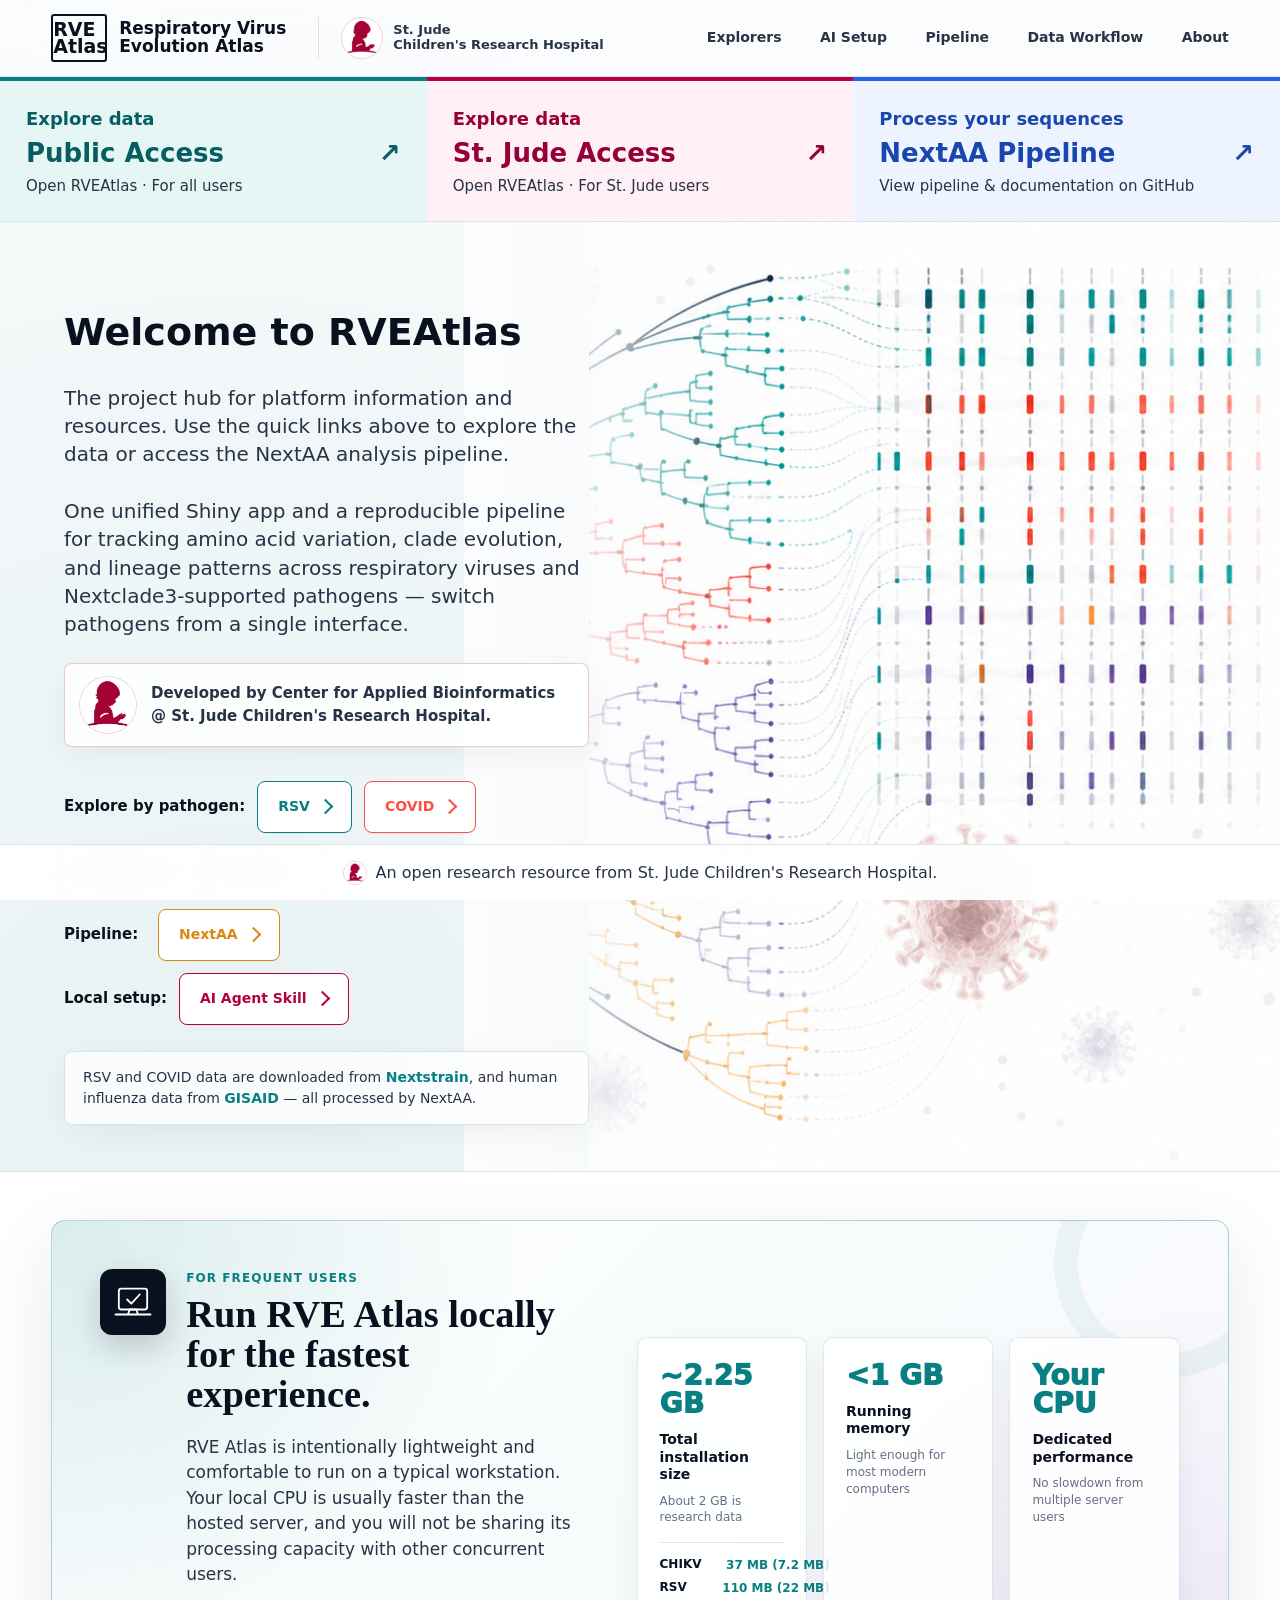
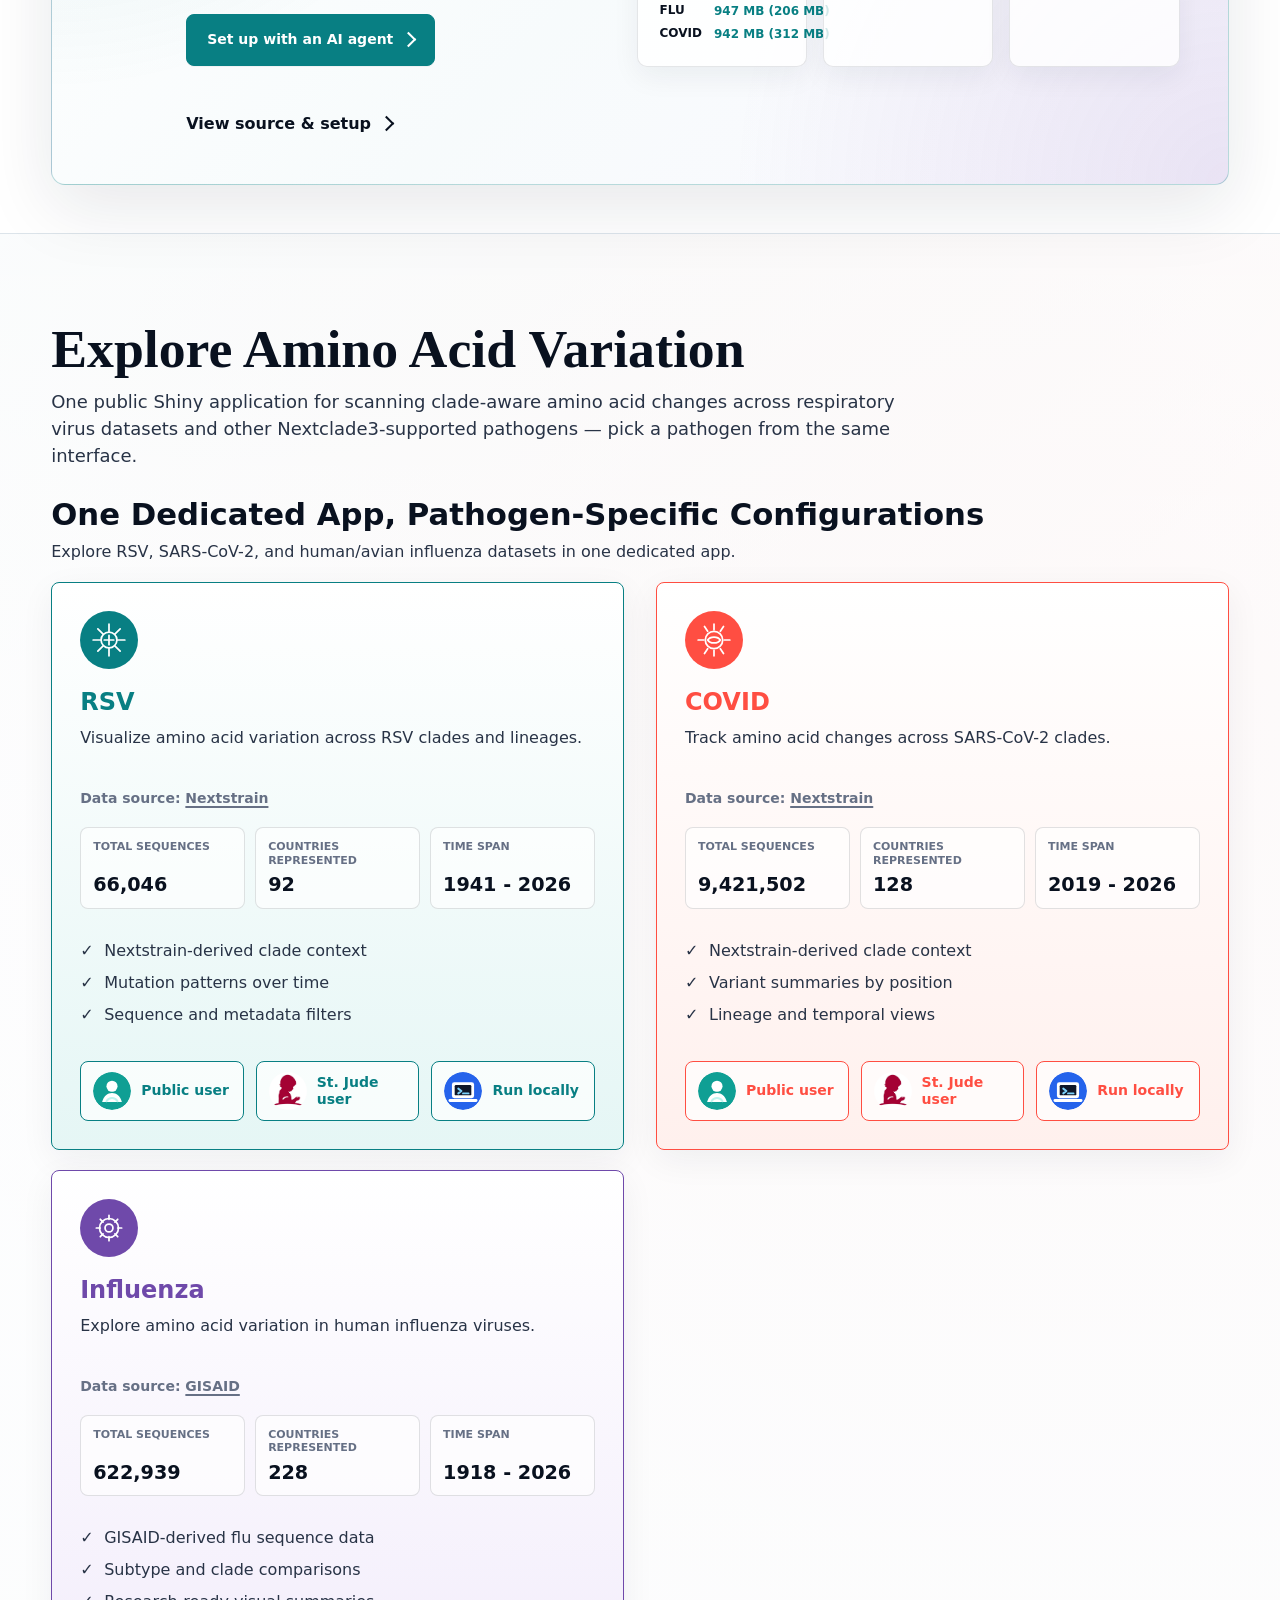
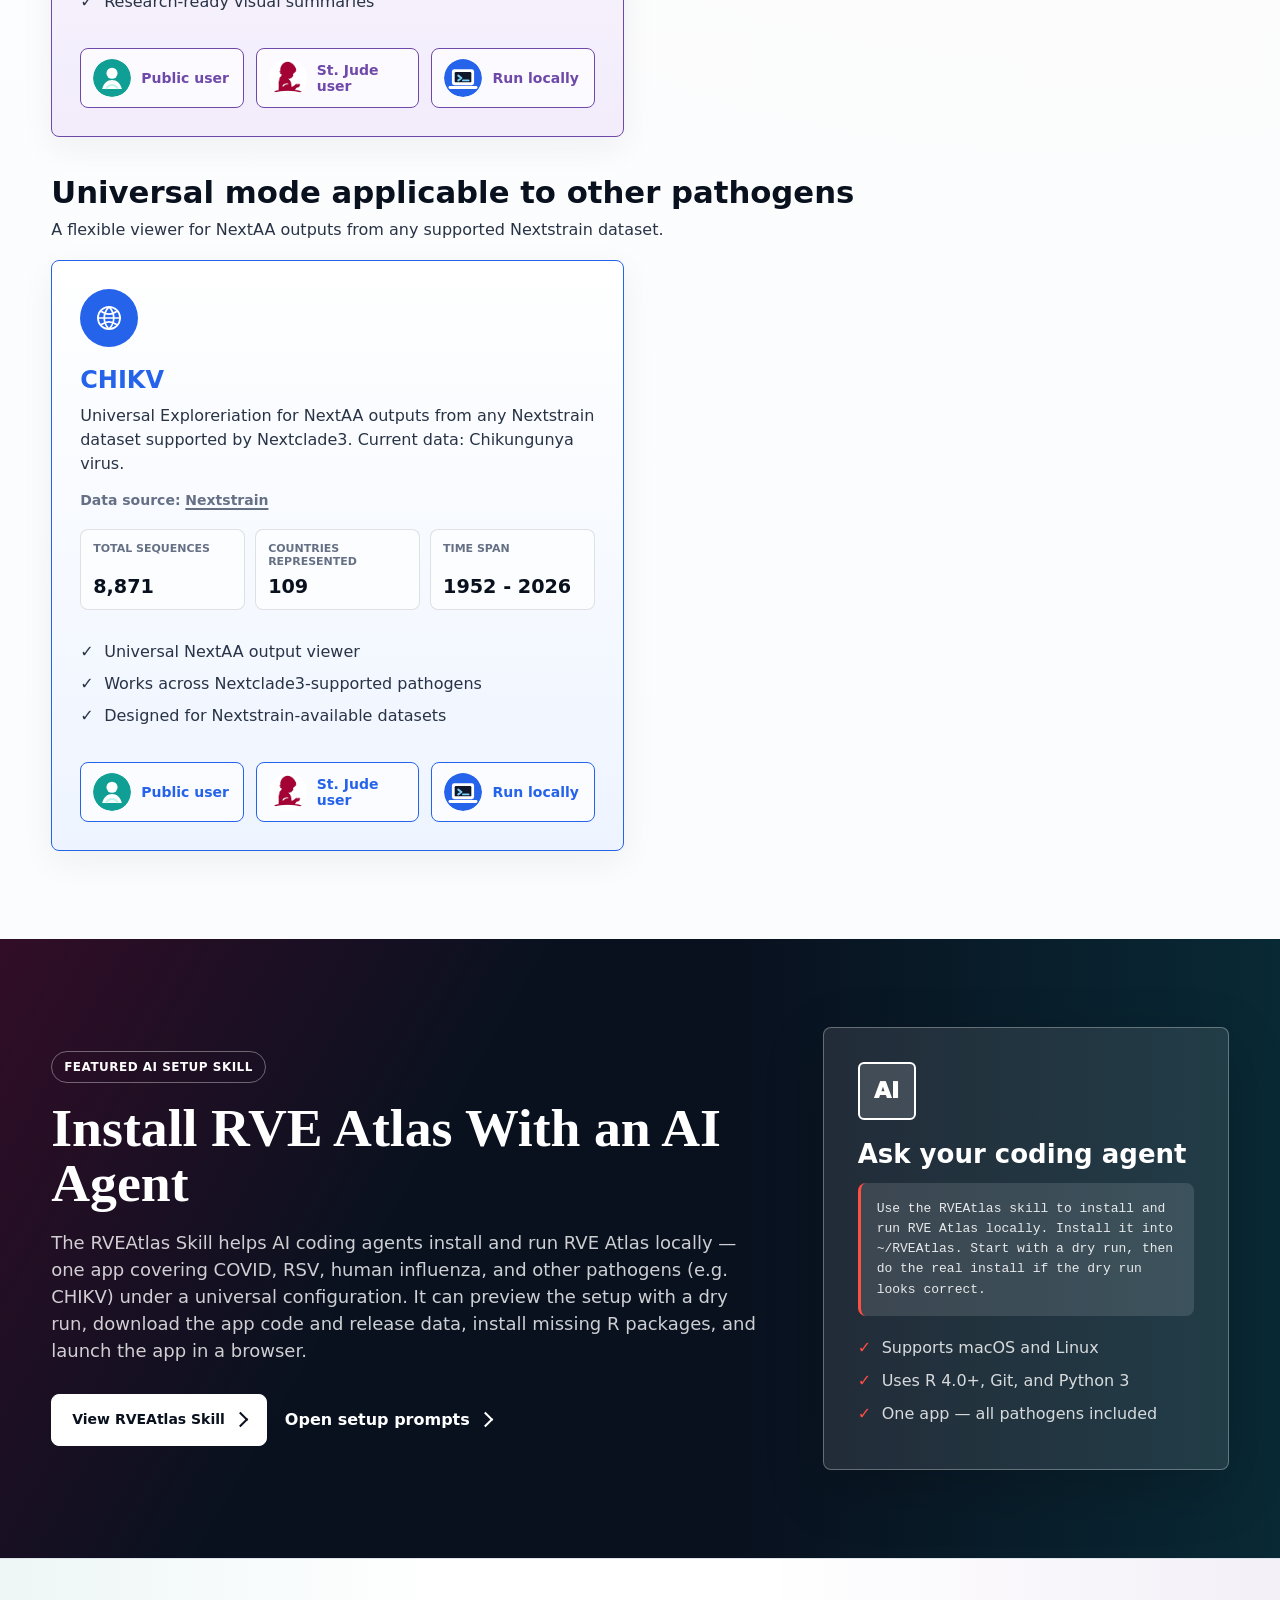
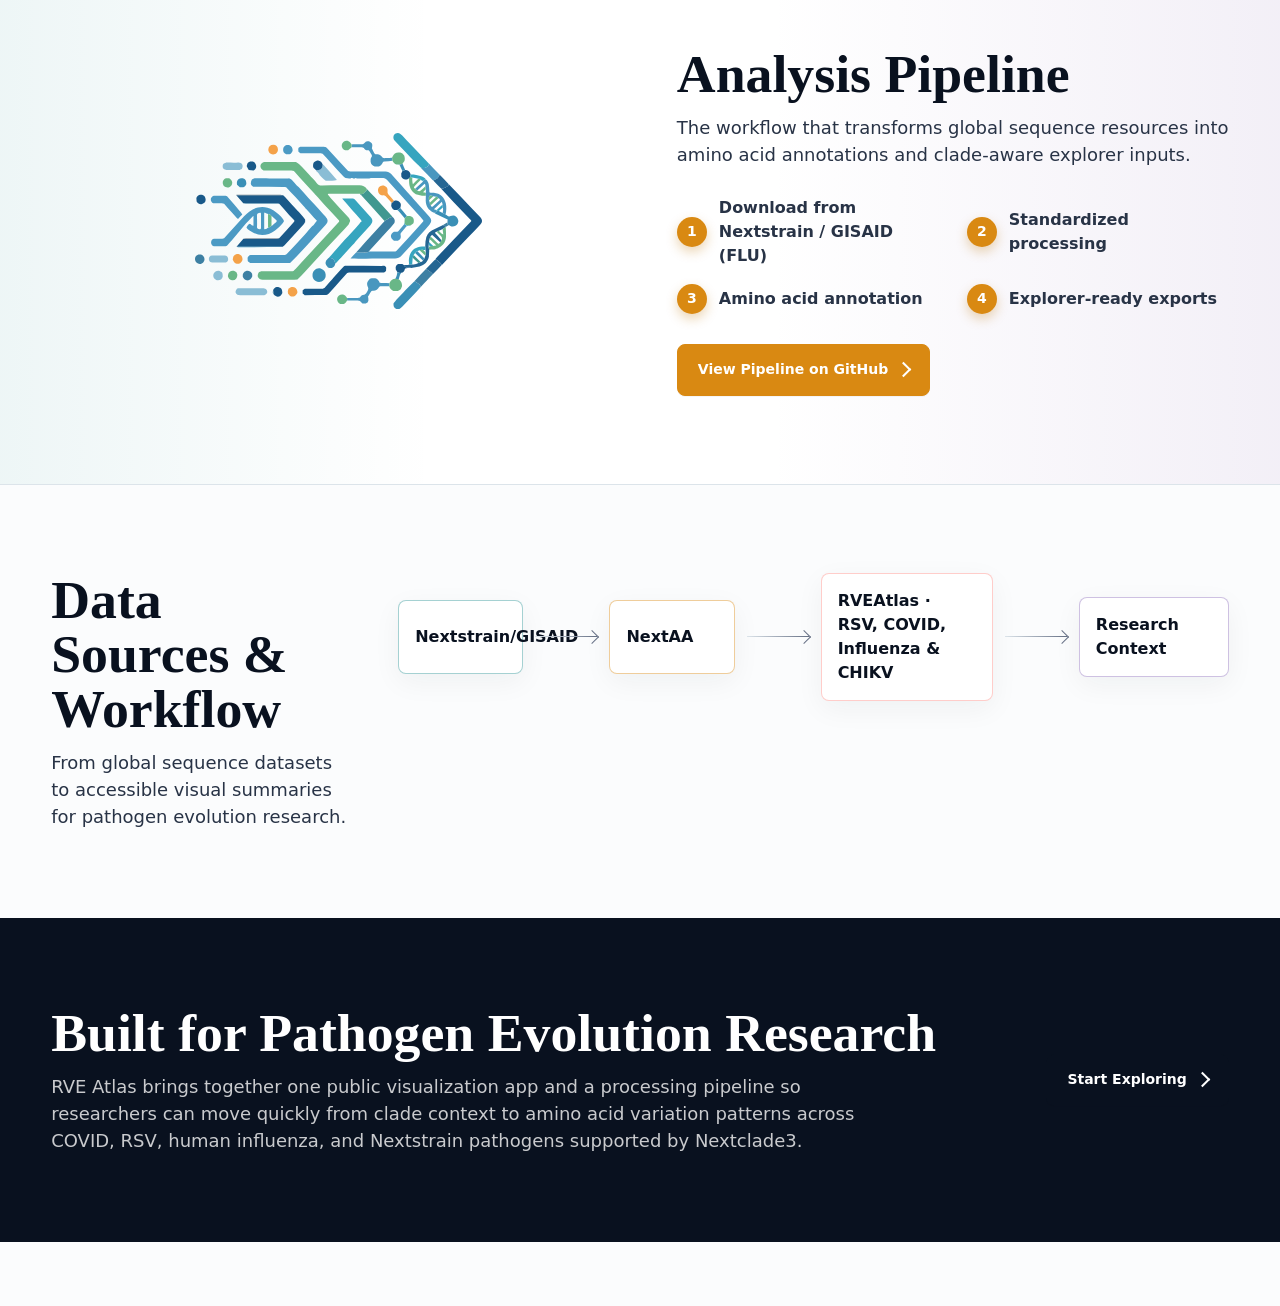
<file: docs/index.html>
<!doctype html>
<html lang="en">
  <head>
    <meta charset="utf-8">
    <meta name="viewport" content="width=device-width, initial-scale=1">
    <meta
      name="description"
      content="Respiratory Virus Evolution Atlas is one unified interactive Shiny app, with an amino-acid analysis pipeline, for exploring COVID, RSV, human influenza, and Nextclade3-supported pathogens."
    >
    <title>Respiratory Virus Evolution Atlas</title>
    <link rel="canonical" href="https://leili-uchicago.github.io/RVEAtlas/">
    <meta name="theme-color" content="#fbfcfd">

    <!-- Social sharing (Open Graph + Twitter) -->
    <meta property="og:type" content="website">
    <meta property="og:site_name" content="Respiratory Virus Evolution Atlas">
    <meta property="og:title" content="Respiratory Virus Evolution Atlas">
    <meta
      property="og:description"
      content="One unified interactive Shiny app, with an amino-acid analysis pipeline, for exploring COVID, RSV, human influenza, and Nextclade3-supported pathogens."
    >
    <meta property="og:url" content="https://leili-uchicago.github.io/RVEAtlas/">
    <meta property="og:image" content="https://leili-uchicago.github.io/RVEAtlas/assets/respiratory-virus-evolution-hero.png">
    <meta property="og:image:width" content="1672">
    <meta property="og:image:height" content="941">
    <meta property="og:image:alt" content="Respiratory Virus Evolution Atlas — amino-acid variation across viral clades">
    <meta name="twitter:card" content="summary_large_image">
    <meta name="twitter:title" content="Respiratory Virus Evolution Atlas">
    <meta
      name="twitter:description"
      content="One unified interactive Shiny app, with an amino-acid analysis pipeline, for exploring COVID, RSV, human influenza, and Nextclade3-supported pathogens."
    >
    <meta name="twitter:image" content="https://leili-uchicago.github.io/RVEAtlas/assets/respiratory-virus-evolution-hero.png">

    <link rel="icon" type="image/svg+xml" href="assets/favicon.svg">
    <link rel="stylesheet" href="styles.css">
  </head>
  <body>
    <a class="skip-link" href="#top">Skip to main content</a>
    <header class="site-header">
      <a class="brand" href="#top" aria-label="Respiratory Virus Evolution Atlas home">
        <span class="brand-mark">RVE<br>Atlas</span>
        <span class="brand-name">Respiratory Virus<br>Evolution Atlas</span>
      </a>
      <div class="institution-lockup" aria-label="St. Jude Children's Research Hospital group affiliation">
        <img src="assets/StJude.jpeg" alt="">
        <span>St. Jude<br>Children's Research Hospital</span>
      </div>
      <nav class="site-nav" aria-label="Primary navigation">
        <a href="#explorers">Explorers</a>
        <a href="#agent-skill">AI Setup</a>
        <a href="#pipelines">Pipeline</a>
        <a href="#workflow">Data Workflow</a>
        <a href="#about">About</a>
      </nav>
    </header>

    <main id="top">
      <nav class="project-entry-points" aria-label="Open the data platform or analysis pipeline">
        <a class="project-entry entry-public" href="https://leilistjude.shinyapps.io/RVEAtlas/" target="_blank" rel="noopener noreferrer">
          <span class="entry-purpose">Explore data</span>
          <span class="entry-title">Public Access <span aria-hidden="true">&nearr;</span></span>
          <span class="entry-detail">Open RVEAtlas &middot; For all users</span>
        </a>
        <a class="project-entry entry-stjude" href="https://ibex.stjude.org/RVEAtlas/" target="_blank" rel="noopener noreferrer">
          <span class="entry-purpose">Explore data</span>
          <span class="entry-title">St. Jude Access <span aria-hidden="true">&nearr;</span></span>
          <span class="entry-detail">Open RVEAtlas &middot; For St. Jude users</span>
        </a>
        <a class="project-entry entry-pipeline" href="https://github.com/LeiLi-Uchicago/NextAA" target="_blank" rel="noopener noreferrer">
          <span class="entry-purpose">Process your sequences</span>
          <span class="entry-title">NextAA Pipeline <span aria-hidden="true">&nearr;</span></span>
          <span class="entry-detail">View pipeline &amp; documentation on GitHub</span>
        </a>
      </nav>
      <section class="hero" aria-labelledby="hero-title">
        <div class="hero-copy">
          <h1 id="hero-title">Welcome to RVEAtlas</h1>
          <p>
            The project hub for platform information and resources. Use the quick links above
            to explore the data or access the NextAA analysis pipeline.
          </p>
          <p>
            One unified Shiny app and a reproducible pipeline for tracking
            amino acid variation, clade evolution, and lineage patterns across respiratory viruses and
            Nextclade3-supported pathogens &mdash; switch pathogens from a single interface.
          </p>
          <div class="hero-affiliation">
            <img src="assets/StJude.jpeg" alt="">
            <span>Developed by Center for Applied Bioinformatics @ St. Jude Children's Research Hospital.</span>
          </div>
          <div class="hero-actions" aria-label="Featured project links">
            <div class="hero-action-row">
              <span class="hero-action-label">Explore by pathogen:</span>
              <a class="button teal" href="#explorers">RSV</a>
              <a class="button coral" href="#explorers">COVID</a>
              <a class="button violet" href="#explorers">Influenza</a>
              <a class="button blue" href="#explorers">CHIKV</a>
            </div>
            <div class="hero-action-row">
              <span class="hero-action-label">Pipeline:</span>
              <a class="button amber" href="#pipelines">NextAA</a>
            </div>
            <div class="hero-action-row">
              <span class="hero-action-label">Local setup:</span>
              <a class="button agent" href="#agent-skill">AI Agent Skill</a>
            </div>
          </div>

          <div class="source-note">
            RSV and COVID data are downloaded from <a href="https://nextstrain.org/" target="_blank" rel="noopener noreferrer">Nextstrain</a>, and
            human influenza data from <a href="https://gisaid.org/" target="_blank" rel="noopener noreferrer">GISAID</a> &mdash; all processed by NextAA.
          </div>

        </div>
        <div class="hero-visual" aria-hidden="true">
          <img src="assets/respiratory-virus-evolution-hero.png" alt="" width="1672" height="941" fetchpriority="high" decoding="async">
        </div>
      </section>

      <aside class="local-notice-section" id="local-setup-notice" aria-labelledby="local-notice-title">
        <div class="local-notice">
          <div class="local-notice-copy">
            <div class="local-notice-heading">
              <div class="local-notice-icon" aria-hidden="true">
                <svg viewBox="0 0 48 48" role="img">
                  <rect x="7" y="8" width="34" height="25" rx="3"></rect>
                  <path d="M3 39h42M18 39l2-6h8l2 6"></path>
                  <path d="M17 21l5 5l10-11"></path>
                </svg>
              </div>
              <div>
                <span class="local-notice-label">For frequent users</span>
                <h2 id="local-notice-title">Run RVE Atlas locally for the fastest experience.</h2>
              </div>
            </div>
            <p>
              RVE Atlas is intentionally lightweight and comfortable to run on a typical
              workstation. Your local CPU is usually faster than the hosted server, and
              you will not be sharing its processing capacity with other concurrent users.
            </p>
            <div class="local-notice-actions">
              <a class="button local-primary" href="#agent-skill">Set up with an AI agent</a>
              <a class="text-link local-link" href="https://github.com/LeiLi-Uchicago/RVEAtlas" target="_blank" rel="noopener noreferrer">View source &amp; setup</a>
            </div>
          </div>

          <dl class="local-notice-facts" aria-label="Local installation requirements and benefits">
            <div>
              <dt>~2.25 GB</dt>
              <dd>Total installation size</dd>
              <span>About 2 GB is research data</span>
              <ul class="local-dataset-sizes" aria-label="Dataset sizes: installed, and zipped download">
                <li><strong>CHIKV</strong><span>37 MB (7.2 MB)</span></span></li>
                <li><strong>RSV</strong><span>110 MB (22 MB)</span></span></li>
                <li><strong>FLU</strong><span>947 MB (206 MB)</span></span></li>
                <li><strong>COVID</strong><span>942 MB (312 MB)</span></span></li>
              </ul>
            </div>
            <div>
              <dt>&lt;1 GB</dt>
              <dd>Running memory</dd>
              <span>Light enough for most modern computers</span>
            </div>
            <div>
              <dt>Your CPU</dt>
              <dd>Dedicated performance</dd>
              <span>No slowdown from multiple server users</span>
            </div>
          </dl>
        </div>
      </aside>

      <section class="section split-section" id="explorers" aria-labelledby="explorers-title">
        <div class="section-heading">
          <h2 id="explorers-title">Explore Amino Acid Variation</h2>
          <p>One public Shiny application for scanning clade-aware amino acid changes across respiratory virus datasets and other Nextclade3-supported pathogens &mdash; pick a pathogen from the same interface.</p>
        </div>
        <div class="explorer-groups">
          <div class="explorer-group">
            <div class="group-heading">
              <h3>One Dedicated App, Pathogen-Specific Configurations</h3>
              <p>Explore RSV, SARS-CoV-2, and human/avian influenza datasets in one dedicated app.</p>
            </div>
            <div class="card-grid pathogen-grid">
              <article class="feature-card accent-teal">
                <div class="card-icon" aria-hidden="true">
                  <svg viewBox="0 0 48 48" role="img">
                    <circle cx="24" cy="24" r="10"></circle>
                    <path d="M24 4v9M24 35v9M4 24h9M35 24h9M9.9 9.9l6.4 6.4M31.7 31.7l6.4 6.4M38.1 9.9l-6.4 6.4M16.3 31.7l-6.4 6.4"></path>
                    <path d="M18 24h12M24 18v12"></path>
                  </svg>
                </div>
                <h3>RSV</h3>
                <p>Visualize amino acid variation across RSV clades and lineages.</p>
                <p class="data-source">Data source: <a href="https://nextstrain.org/rsv/a/genome/6y" target="_blank" rel="noopener noreferrer">Nextstrain</a></p>
                <dl class="explorer-stats" aria-label="RSV dataset summary">
                  <div>
                    <dt>Total Sequences</dt>
                    <dd>66,046</dd>
                  </div>
                  <div>
                    <dt>Countries Represented</dt>
                    <dd>92</dd>
                  </div>
                  <div>
                    <dt>Time Span</dt>
                    <dd>1941 - 2026</dd>
                  </div>
                </dl>
                <ul>
                  <li>Nextstrain-derived clade context</li>
                  <li>Mutation patterns over time</li>
                  <li>Sequence and metadata filters</li>
                </ul>
                <div class="card-actions" aria-label="RSV launch options">
                  <a class="icon-link" href="https://leilistjude.shinyapps.io/RVEAtlas/?pathogen=RSV" target="_blank" rel="noopener noreferrer">
                    <img class="action-link-icon" src="assets/public-user-icon.svg" alt="" aria-hidden="true">
                    <span>Public user</span>
                  </a>
                  <a class="icon-link" href="https://ibex.stjude.org/RVEAtlas/?pathogen=RSV" target="_blank" rel="noopener noreferrer">
                    <img class="st-jude-link-logo" src="assets/StJude.jpeg" alt="" aria-hidden="true">
                    <span>St. Jude user</span>
                  </a>
                  <a class="icon-link" href="https://github.com/LeiLi-Uchicago/RVEAtlas" target="_blank" rel="noopener noreferrer">
                    <img class="action-link-icon" src="assets/run-locally-icon.svg" alt="" aria-hidden="true">
                    <span>Run locally</span>
                  </a>
                </div>
              </article>

              <article class="feature-card accent-coral">
                <div class="card-icon" aria-hidden="true">
                  <svg viewBox="0 0 48 48" role="img">
                    <circle cx="24" cy="24" r="11"></circle>
                    <path d="M24 4v7M24 37v7M4 24h7M37 24h7M12 7l4 6M32 35l4 6M36 7l-4 6M16 35l-4 6"></path>
                    <path d="M16 24c3-5 13-5 16 0c-3 5-13 5-16 0Z"></path>
                  </svg>
                </div>
                <h3>COVID</h3>
                <p>Track amino acid changes across SARS-CoV-2 clades.</p>
                <p class="data-source">Data source: <a href="https://nextstrain.org/ncov/open/global/6m" target="_blank" rel="noopener noreferrer">Nextstrain</a></p>
                <dl class="explorer-stats" aria-label="COVID dataset summary">
                  <div>
                    <dt>Total Sequences</dt>
                    <dd>9,421,502</dd>
                  </div>
                  <div>
                    <dt>Countries Represented</dt>
                    <dd>128</dd>
                  </div>
                  <div>
                    <dt>Time Span</dt>
                    <dd>2019 - 2026</dd>
                  </div>
                </dl>
                <ul>
                  <li>Nextstrain-derived clade context</li>
                  <li>Variant summaries by position</li>
                  <li>Lineage and temporal views</li>
                </ul>
                <div class="card-actions" aria-label="COVID launch options">
                  <a class="icon-link" href="https://leilistjude.shinyapps.io/RVEAtlas/?pathogen=COVID" target="_blank" rel="noopener noreferrer">
                    <img class="action-link-icon" src="assets/public-user-icon.svg" alt="" aria-hidden="true">
                    <span>Public user</span>
                  </a>
                  <a class="icon-link" href="https://ibex.stjude.org/RVEAtlas/?pathogen=COVID" target="_blank" rel="noopener noreferrer">
                    <img class="st-jude-link-logo" src="assets/StJude.jpeg" alt="" aria-hidden="true">
                    <span>St. Jude user</span>
                  </a>
                  <a class="icon-link" href="https://github.com/LeiLi-Uchicago/RVEAtlas" target="_blank" rel="noopener noreferrer">
                    <img class="action-link-icon" src="assets/run-locally-icon.svg" alt="" aria-hidden="true">
                    <span>Run locally</span>
                  </a>
                </div>
              </article>

              <article class="feature-card accent-violet">
                <div class="card-icon" aria-hidden="true">
                  <svg viewBox="0 0 48 48" role="img">
                    <circle cx="24" cy="24" r="12"></circle>
                    <circle cx="24" cy="24" r="5"></circle>
                    <path d="M24 8v5M24 35v5M8 24h5M35 24h5M13 13l3.5 3.5M31.5 31.5L35 35M35 13l-3.5 3.5M16.5 31.5L13 35"></path>
                  </svg>
                </div>
                <h3>Influenza</h3>
                <p>Explore amino acid variation in human influenza viruses.</p>
                <p class="data-source">Data source: <a href="https://gisaid.org/" target="_blank" rel="noopener noreferrer">GISAID</a></p>
                <dl class="explorer-stats" aria-label="FLU dataset summary">
                  <div>
                    <dt>Total Sequences</dt>
                    <dd>622,939</dd>
                  </div>
                  <div>
                    <dt>Countries Represented</dt>
                    <dd>228</dd>
                  </div>
                  <div>
                    <dt>Time Span</dt>
                    <dd>1918 - 2026</dd>
                  </div>
                </dl>
                <ul>
                  <li>GISAID-derived flu sequence data</li>
                  <li>Subtype and clade comparisons</li>
                  <li>Research-ready visual summaries</li>
                </ul>
                <div class="card-actions" aria-label="Influenza launch options">
                  <a class="icon-link" href="https://leilistjude.shinyapps.io/RVEAtlas/?pathogen=FLU" target="_blank" rel="noopener noreferrer">
                    <img class="action-link-icon" src="assets/public-user-icon.svg" alt="" aria-hidden="true">
                    <span>Public user</span>
                  </a>
                  <a class="icon-link" href="https://ibex.stjude.org/RVEAtlas/?pathogen=FLU" target="_blank" rel="noopener noreferrer">
                    <img class="st-jude-link-logo" src="assets/StJude.jpeg" alt="" aria-hidden="true">
                    <span>St. Jude user</span>
                  </a>
                  <a class="icon-link" href="https://github.com/LeiLi-Uchicago/RVEAtlas" target="_blank" rel="noopener noreferrer">
                    <img class="action-link-icon" src="assets/run-locally-icon.svg" alt="" aria-hidden="true">
                    <span>Run locally</span>
                  </a>
                </div>
              </article>
            </div>
          </div>

          <div class="explorer-group universal-group">
            <div class="group-heading">
              <h3>Universal mode applicable to other pathogens</h3>
              <p>A flexible viewer for NextAA outputs from any supported Nextstrain dataset.</p>
            </div>
            <div class="card-grid universal-grid">
              <article class="feature-card accent-blue universal-card">
                <div class="card-icon" aria-hidden="true">
                  <svg viewBox="0 0 48 48" role="img">
                    <circle cx="24" cy="24" r="14"></circle>
                    <path d="M10 24h28M24 10c4 4 6 9 6 14s-2 10-6 14M24 10c-4 4-6 9-6 14s2 10 6 14"></path>
                    <path d="M15 16c3 2 6 3 9 3s6-1 9-3M15 32c3-2 6-3 9-3s6 1 9 3"></path>
                  </svg>
                </div>
                <h3>CHIKV</h3>
                <p>Universal Exploreriation for NextAA outputs from any Nextstrain dataset supported by Nextclade3. Current data: Chikungunya virus.</p>
                <p class="data-source">Data source: <a href="https://nextstrain.org/chikv/global" target="_blank" rel="noopener noreferrer">Nextstrain</a></p>
                <dl class="explorer-stats" aria-label="CHIKV dataset summary">
                  <div>
                    <dt>Total Sequences</dt>
                    <dd>8,871</dd>
                  </div>
                  <div>
                    <dt>Countries Represented</dt>
                    <dd>109</dd>
                  </div>
                  <div>
                    <dt>Time Span</dt>
                    <dd>1952 - 2026</dd>
                  </div>
                </dl>
                <ul>
                  <li>Universal NextAA output viewer</li>
                  <li>Works across Nextclade3-supported pathogens</li>
                  <li>Designed for Nextstrain-available datasets</li>
                </ul>
                <div class="card-actions" aria-label="AAExplorer launch options">
                  <a class="icon-link" href="https://leilistjude.shinyapps.io/RVEAtlas/?pathogen=CHIKV" target="_blank" rel="noopener noreferrer">
                    <img class="action-link-icon" src="assets/public-user-icon.svg" alt="" aria-hidden="true">
                    <span>Public user</span>
                  </a>
                  <a class="icon-link" href="https://ibex.stjude.org/RVEAtlas/?pathogen=CHIKV" target="_blank" rel="noopener noreferrer">
                    <img class="st-jude-link-logo" src="assets/StJude.jpeg" alt="" aria-hidden="true">
                    <span>St. Jude user</span>
                  </a>
                  <a class="icon-link" href="https://github.com/LeiLi-Uchicago/RVEAtlas" target="_blank" rel="noopener noreferrer">
                    <img class="action-link-icon" src="assets/run-locally-icon.svg" alt="" aria-hidden="true">
                    <span>Run locally</span>
                  </a>
                </div>
              </article>
            </div>
          </div>
        </div>
      </section>

      <section class="section agent-section" id="agent-skill" aria-labelledby="agent-title">
        <div class="agent-layout">
          <div class="agent-copy">
            <span class="agent-kicker">Featured AI Setup Skill</span>
            <h2 id="agent-title">Install RVE Atlas With an AI Agent</h2>
            <p>
              The RVEAtlas Skill helps AI coding agents install and run RVE Atlas locally &mdash; one
              app covering COVID, RSV, human influenza, and other pathogens (e.g. CHIKV) under a universal configuration. It can preview
              the setup with a dry run, download the app code and release data, install missing R
              packages, and launch the app in a browser.
            </p>
            <div class="agent-actions">
              <a class="button agent-light" href="https://github.com/LeiLi-Uchicago/RVEAtlas_Skill" target="_blank" rel="noopener noreferrer">View RVEAtlas Skill</a>
              <a class="text-link agent-link" href="https://github.com/LeiLi-Uchicago/RVEAtlas_Skill#ask-an-ai-agent-to-install-it" target="_blank" rel="noopener noreferrer">Open setup prompts</a>
            </div>
          </div>
          <div class="agent-panel" aria-label="RVEAtlas Skill setup summary">
            <div class="agent-mark" aria-hidden="true">AI</div>
            <h3>Ask your coding agent</h3>
            <p class="agent-prompt">
              Use the RVEAtlas skill to install and run RVE Atlas locally. Install it into ~/RVEAtlas. Start with a dry run, then do the real install if the dry run looks correct.
            </p>
            <ul>
              <li>Supports macOS and Linux</li>
              <li>Uses R 4.0+, Git, and Python 3</li>
              <li>One app &mdash; all pathogens included</li>
            </ul>
          </div>
        </div>
      </section>

      <section class="section pipelines-section" id="pipelines" aria-labelledby="pipelines-title">
        
        <div class="pipeline-layout">
          <div class="pipeline-visual">
            <img class="pipeline-logo" src="assets/nextaa.svg" style="width: 50%;" 
                 alt="NextAA — pipeline for pathogen data. Processes Nextstrain and GISAID data, powered by Nextflow; standardized AA outputs for RVE Atlas." decoding="async">
          </div>
          <div class="pipeline-copy">
            <div class="section-heading compact">
              <h2 id="pipelines-title">Analysis Pipeline</h2>
              <p>The workflow that transforms global sequence resources into amino acid annotations and clade-aware explorer inputs.</p>
            </div>
            <ol class="pipeline-steps">
              <li><span>Download from Nextstrain / GISAID (FLU)</span></li>
              <li><span>Standardized processing</span></li>
              <li><span>Amino acid annotation</span></li>
              <li><span>Explorer-ready exports</span></li>
            </ol>
            <div class="pipeline-actions">
              <a class="button amber-solid" href="https://github.com/LeiLi-Uchicago/NextAA" target="_blank" rel="noopener noreferrer">View Pipeline on GitHub</a>
            </div>
          </div>
        </div>
      </section>

      <section class="section workflow-section" id="workflow" aria-labelledby="workflow-title">
        <div class="workflow-intro">
          <h2 id="workflow-title">Data Sources &amp; Workflow</h2>
          <p>From global sequence datasets to accessible visual summaries for pathogen evolution research.</p>
        </div>
        <div class="workflow-track" aria-label="Workflow from data source to insight">
          <div class="workflow-row">
            <div class="workflow-node source">Nextstrain/GISAID</div>
            <div class="workflow-line"></div>
            <div class="workflow-node pipeline">NextAA</div>
            <div class="workflow-line"></div>
            <div class="workflow-node explorer">RVEAtlas &middot; RSV, COVID, Influenza &amp; CHIKV</div>
            <div class="workflow-line"></div>
            <div class="workflow-node insight">Research Context</div>
          </div>
        </div>
      </section>

      <section class="section about-section" id="about" aria-labelledby="about-title">
        <div>
          <h2 id="about-title">Built for Pathogen Evolution Research</h2>
          <p>
            RVE Atlas brings together one public visualization app and a processing pipeline so researchers can move
            quickly from clade context to amino acid variation patterns across COVID, RSV, human influenza,
            and Nextstrain pathogens supported by Nextclade3.
          </p>
        </div>
        <a class="button ink" href="#explorers">Start Exploring</a>
      </section>
    </main>

    <footer class="site-footer">
      <div class="footer-institution" aria-label="St. Jude Children's Research Hospital">
        <img src="assets/StJude.jpeg" alt="" width="24" height="24" loading="lazy" decoding="async">
        <p>An open research resource from St. Jude Children's Research Hospital.</p>
      </div>
    </footer>
  </body>
</html>
</file>
<file: docs/styles.css>
:root {
  --ink: #09111f;
  --ink-soft: #283346;
  --muted: #667085;
  --paper: #fbfcfd;
  --white: #ffffff;
  --line: #dce4ea;
  --blue: #2563eb;
  --blue-soft: #eef4ff;
  --teal: #087f83;
  --teal-soft: #e5f6f5;
  --coral: #ff4e42;
  --coral-soft: #fff0ed;
  --violet: #6f49aa;
  --violet-soft: #f2ecfb;
  --amber: #d98912;
  --amber-soft: #fff5df;
  --purple: #7752a6;
  --purple-soft: #f4eefd;
  --stjude-red: #b40043;
  --shadow: 0 18px 60px rgba(23, 33, 48, 0.10);
  --radius: 8px;
  color-scheme: light;
}

* {
  box-sizing: border-box;
}

html {
  scroll-behavior: smooth;
}

body {
  margin: 0;
  padding-bottom: 64px;
  background:
    radial-gradient(circle at 18% 18%, rgba(8, 127, 131, 0.08), transparent 28%),
    radial-gradient(circle at 82% 38%, rgba(255, 78, 66, 0.08), transparent 30%),
    var(--paper);
  color: var(--ink);
  font-family: Inter, ui-sans-serif, system-ui, -apple-system, BlinkMacSystemFont, "Segoe UI", sans-serif;
  font-size: 16px;
  line-height: 1.5;
}

a {
  color: inherit;
  text-decoration: none;
}

/* Keyboard skip link: off-screen until focused, then slides in. */
.skip-link {
  position: fixed;
  top: 10px;
  left: 10px;
  z-index: 100;
  padding: 10px 16px;
  border-radius: var(--radius);
  background: var(--ink);
  color: var(--white);
  font-size: 14px;
  font-weight: 800;
  transform: translateY(-180%);
  transition: transform 160ms ease;
}

.skip-link:focus {
  transform: translateY(0);
  outline: 2px solid var(--teal);
  outline-offset: 2px;
}

img,
svg {
  display: block;
}

.site-header {
  position: sticky;
  top: 0;
  z-index: 20;
  display: flex;
  align-items: center;
  justify-content: space-between;
  gap: 32px;
  min-height: 76px;
  padding: 14px clamp(20px, 4vw, 72px);
  background: rgba(251, 252, 253, 0.86);
  border-bottom: 1px solid rgba(220, 228, 234, 0.86);
  backdrop-filter: blur(18px);
}

.brand {
  display: inline-flex;
  align-items: center;
  gap: 12px;
  font-weight: 800;
  line-height: 1.05;
}

.brand-mark {
  display: grid;
  place-items: center;
  width: 56px;
  height: 48px;
  border: 2px solid var(--ink);
  border-radius: 3px;
  color: var(--ink);
  font-size: 19px;
  letter-spacing: 0;
  line-height: 0.92;
}

.brand-name {
  font-size: 17px;
}

.institution-lockup,
.hero-affiliation,
.footer-institution {
  display: inline-flex;
  align-items: center;
}

.institution-lockup {
  gap: 10px;
  margin-right: auto;
  padding-left: 22px;
  border-left: 1px solid var(--line);
  color: var(--ink-soft);
  font-size: 13px;
  font-weight: 800;
  line-height: 1.15;
}

.institution-lockup img {
  width: 42px;
  height: 42px;
  border: 1px solid rgba(180, 0, 67, 0.20);
  border-radius: 50%;
  object-fit: cover;
}

.site-nav {
  display: flex;
  align-items: center;
  gap: clamp(18px, 3vw, 42px);
  color: var(--ink-soft);
  font-size: 14px;
  font-weight: 700;
}

.site-nav a {
  padding: 8px 0;
  border-bottom: 2px solid transparent;
}

.site-nav a:hover,
.site-nav a:focus-visible {
  border-color: var(--teal);
  outline: none;
}

.project-entry-points {
  display: grid;
  grid-template-columns: repeat(3, minmax(0, 1fr));
  padding: 0;
  border-bottom: 1px solid var(--line);
  background: var(--white);
}

.project-entry {
  display: flex;
  flex-direction: column;
  justify-content: center;
  gap: 5px;
  min-width: 0;
  min-height: 144px;
  padding: 22px 26px;
  border-top: 4px solid var(--teal);
  background: var(--teal-soft);
  color: #075e62;
  transition: background 160ms ease;
}

.entry-stjude {
  border-color: var(--stjude-red);
  background: #fff0f5;
  color: #960039;
}

.entry-pipeline {
  border-color: var(--blue);
  background: var(--blue-soft);
  color: #1947ae;
}

.entry-purpose {
  font-size: 18px;
  font-weight: 800;
}

.entry-title {
  display: flex;
  align-items: center;
  justify-content: space-between;
  gap: 12px;
  font-size: 26px;
  font-weight: 800;
  line-height: 1.25;
}

.entry-detail {
  color: var(--ink-soft);
  font-size: 15px;
  overflow-wrap: anywhere;
}

.project-entry:hover {
  background: #d7eeed;
}

.entry-stjude:hover {
  background: #fce0eb;
}

.entry-pipeline:hover {
  background: #dce8ff;
}

.project-entry:focus-visible {
  outline: 3px solid currentColor;
  outline-offset: -6px;
}

@media (max-width: 760px) {
  .project-entry-points {
    grid-template-columns: 1fr;
    padding: 0;
  }

  .project-entry {
    min-height: 100px;
    padding: 12px 24px;
    border-top: 0;
    border-left: 4px solid;
  }

  .entry-title {
    font-size: 23px;
  }
}

.hero {
  position: relative;
  display: grid;
  grid-template-columns: minmax(0, 0.92fr) minmax(420px, 1.08fr);
  min-height: clamp(620px, 84vh, 820px);
  overflow: hidden;
  border-bottom: 1px solid var(--line);
}

.hero-copy {
  position: relative;
  z-index: 2;
  max-width: 770px;
  padding: clamp(50px, 7vw, 88px) 0 46px clamp(24px, 5vw, 76px);
}

.hero h1 {
  max-width: 760px;
  margin: 0;
  font-size: 38px;
  font-weight: 700;
  line-height: 1.2;
  letter-spacing: 0;
}

.hero p {
  max-width: 690px;
  margin: 28px 0 0;
  color: var(--ink-soft);
  font-size: 20px;
  line-height: 1.42;
}

.hero-affiliation {
  max-width: 610px;
  gap: 14px;
  margin-top: 24px;
  padding: 12px 14px;
  border: 1px solid rgba(180, 0, 67, 0.22);
  border-radius: var(--radius);
  background: rgba(255, 255, 255, 0.84);
  color: var(--ink-soft);
  font-size: 15px;
  font-weight: 750;
  box-shadow: 0 8px 30px rgba(9, 17, 31, 0.05);
}

.hero-affiliation img {
  flex: 0 0 auto;
  width: 58px;
  height: 58px;
  border: 1px solid rgba(180, 0, 67, 0.18);
  border-radius: 50%;
  object-fit: cover;
}

.hero-actions {
  display: grid;
  gap: 12px;
  margin-top: 34px;
}

.hero-action-row {
  display: flex;
  align-items: center;
  flex-wrap: wrap;
  gap: 12px;
}

.hero-action-label {
  min-width: 82px;
  color: var(--ink);
  font-size: 15px;
  font-weight: 850;
}

.button {
  display: inline-flex;
  align-items: center;
  justify-content: center;
  min-height: 52px;
  padding: 0 20px;
  border: 1.5px solid currentColor;
  border-radius: var(--radius);
  background: var(--white);
  font-size: 14px;
  font-weight: 800;
  box-shadow: 0 1px 0 rgba(9, 17, 31, 0.04);
  transition: transform 180ms ease, box-shadow 180ms ease, background 180ms ease;
}

.button::after,
.text-link::after {
  content: "";
  width: 9px;
  height: 9px;
  margin-left: 10px;
  border-top: 2px solid currentColor;
  border-right: 2px solid currentColor;
  transform: rotate(45deg);
}

.button:hover,
.button:focus-visible {
  transform: translateY(-2px);
  box-shadow: var(--shadow);
  outline: none;
}

.button.teal,
.accent-teal {
  color: var(--teal);
}

.button.blue,
.accent-blue {
  color: var(--blue);
}

.button.coral,
.accent-coral {
  color: var(--coral);
}

.button.violet,
.accent-violet {
  color: var(--violet);
}

.button.amber,
.accent-amber {
  color: var(--amber);
}

.button.purple,
.accent-purple {
  color: var(--purple);
}

.button.agent {
  color: var(--stjude-red);
}

.button.agent-light {
  color: var(--ink);
  background: var(--white);
  border-color: var(--white);
}

.button.ink {
  color: var(--white);
  background: var(--ink);
  border-color: var(--ink);
}

.source-note {
  max-width: 610px;
  margin-top: 26px;
  padding: 15px 18px;
  border: 1px solid var(--line);
  border-radius: var(--radius);
  background: rgba(255, 255, 255, 0.78);
  color: var(--ink-soft);
  font-size: 14px;
  box-shadow: 0 8px 30px rgba(9, 17, 31, 0.05);
}

.source-note a {
  color: var(--teal);
  font-weight: 800;
}

.source-note a:hover,
.source-note a:focus-visible {
  color: var(--blue);
  outline: none;
}

.hero-visual {
  position: relative;
  min-height: 620px;
}

.hero-visual::before {
  position: absolute;
  inset: 0 auto 0 -18%;
  z-index: 1;
  width: 44%;
  content: "";
  background: linear-gradient(90deg, var(--paper) 0%, rgba(251, 252, 253, 0.76) 44%, rgba(251, 252, 253, 0) 100%);
}

.hero-visual img {
  width: 100%;
  height: 100%;
  min-height: 620px;
  object-fit: cover;
  object-position: center right;
}

.local-notice-section {
  padding: clamp(28px, 4vw, 48px) clamp(20px, 4vw, 72px);
  background: var(--white);
  border-bottom: 1px solid var(--line);
}

.local-notice {
  position: relative;
  display: grid;
  /* Full-window width (no max-width cap), matching the other `.section`s, which
     are only bounded by the page gutters. The ratio favours the facts column so
     the three panels get the extra room: the copy beside them is short and its
     contents are already capped (h2 720px, p 780px), whereas the panels hold
     dense figures and the dataset-size list. */
  grid-template-columns: minmax(0, 1fr) minmax(440px, 1.15fr);
  gap: clamp(28px, 5vw, 72px);
  align-items: center;
  margin: 0;
  padding: clamp(28px, 4vw, 48px);
  overflow: hidden;
  border: 1px solid rgba(8, 127, 131, 0.28);
  border-radius: 14px;
  background:
    radial-gradient(circle at 0 0, rgba(8, 127, 131, 0.15), transparent 36%),
    radial-gradient(circle at 100% 100%, rgba(111, 73, 170, 0.13), transparent 38%),
    linear-gradient(135deg, #ffffff 0%, #f7fbfc 52%, #fbf9ff 100%);
  box-shadow: 0 22px 70px rgba(22, 33, 48, 0.10);
}

.local-notice::after {
  position: absolute;
  top: -72px;
  right: -54px;
  width: 180px;
  height: 180px;
  border: 24px solid rgba(8, 127, 131, 0.06);
  border-radius: 50%;
  content: "";
  pointer-events: none;
}

.local-notice-copy,
.local-notice-facts {
  position: relative;
  z-index: 1;
}

.local-notice-heading {
  display: flex;
  gap: 20px;
  align-items: flex-start;
}

.local-notice-icon {
  display: grid;
  flex: 0 0 auto;
  place-items: center;
  width: 66px;
  height: 66px;
  border-radius: 12px;
  background: var(--ink);
  color: var(--white);
  box-shadow: 0 12px 30px rgba(9, 17, 31, 0.18);
}

.local-notice-icon svg {
  width: 40px;
  height: 40px;
  fill: none;
  stroke: currentColor;
  stroke-linecap: round;
  stroke-linejoin: round;
  stroke-width: 2.2;
}

.local-notice-label {
  display: block;
  margin-bottom: 8px;
  color: var(--teal);
  font-size: 12px;
  font-weight: 900;
  letter-spacing: 0.09em;
  text-transform: uppercase;
}

.local-notice h2 {
  max-width: 720px;
  margin: 0;
  font-family: Georgia, "Times New Roman", serif;
  font-size: clamp(30px, 3vw, 46px);
  line-height: 1.04;
}

.local-notice-copy > p {
  max-width: 780px;
  margin: 20px 0 0 86px;
  color: var(--ink-soft);
  font-size: 17px;
}

.local-notice-actions {
  display: flex;
  flex-wrap: wrap;
  gap: 20px;
  align-items: center;
  margin: 26px 0 0 86px;
}

.button.local-primary {
  border-color: var(--teal);
  background: var(--teal);
  color: var(--white);
}

.local-link {
  margin-top: 0;
  padding-top: 0;
  color: var(--teal);
}

.local-notice-facts {
  display: grid;
  grid-template-columns: repeat(3, minmax(0, 1fr));
  gap: 16px;
  margin: 0;
}

.local-notice-facts div {
  min-width: 0;
  min-height: 178px;
  padding: 24px 22px;
  border: 1px solid rgba(9, 17, 31, 0.10);
  border-radius: 10px;
  background: rgba(255, 255, 255, 0.82);
  box-shadow: 0 10px 28px rgba(22, 33, 48, 0.06);
}

.local-notice-facts dt {
  margin: 0;
  color: var(--teal);
  font-size: clamp(25px, 2.2vw, 36px);
  font-weight: 950;
  line-height: 1;
}

.local-notice-facts dd {
  margin: 13px 0 0;
  color: var(--ink);
  font-size: 14px;
  font-weight: 900;
  line-height: 1.25;
}

.local-notice-facts span {
  display: block;
  margin-top: 9px;
  color: var(--muted);
  font-size: 12px;
  line-height: 1.4;
}

.local-dataset-sizes {
  display: grid;
  gap: 6px;
  margin: 16px 0 0;
  padding: 14px 0 0;
  border-top: 1px solid rgba(9, 17, 31, 0.10);
  list-style: none;
}

.local-dataset-sizes li {
  display: flex;
  justify-content: space-between;
  gap: 12px;
  color: var(--ink-soft);
  font-size: 12px;
  line-height: 1.25;
}

.local-dataset-sizes strong {
  color: var(--ink);
  font-weight: 850;
}

.local-dataset-sizes li span {
  margin: 0;
  color: var(--teal);
  font-weight: 850;
  white-space: nowrap;
}

.section {
  padding: clamp(54px, 7vw, 88px) clamp(20px, 4vw, 72px);
}

.section-heading {
  max-width: 760px;
  margin-bottom: 28px;
}

.section-heading.compact {
  max-width: 640px;
}

.section h2 {
  margin: 0;
  font-family: Georgia, "Times New Roman", serif;
  font-size: clamp(34px, 4.2vw, 58px);
  line-height: 1.02;
  letter-spacing: 0;
}

#explorers .section-heading {
  max-width: none;
}

#explorers .section-heading p {
  max-width: 860px;
}

.section-heading p,
.workflow-intro p,
.about-section p {
  margin: 12px 0 0;
  color: var(--ink-soft);
  font-size: 18px;
}

.split-section {
  background: linear-gradient(180deg, rgba(255, 255, 255, 0.62), rgba(251, 252, 253, 0.92));
}

.card-grid {
  display: grid;
  grid-template-columns: repeat(4, minmax(0, 1fr));
  gap: 20px 32px;
}

.explorer-groups {
  display: grid;
  gap: 38px;
}

.explorer-group {
  display: grid;
  gap: 18px;
}

.group-heading {
  max-width: 720px;
}

#explorers .group-heading {
  max-width: none;
}

.group-heading h3 {
  margin: 0;
  color: var(--ink);
  font-size: clamp(24px, 2.4vw, 34px);
  line-height: 1.12;
}

.group-heading p {
  margin: 8px 0 0;
  color: var(--ink-soft);
  font-size: 16px;
}

.pathogen-grid {
  grid-template-columns: repeat(3, minmax(0, 1fr));
}

.universal-grid {
  grid-template-columns: repeat(3, minmax(0, 1fr));
}

.feature-card,
.pipeline-card {
  display: flex;
  flex-direction: column;
  min-height: 100%;
  padding: 28px;
  border: 1.5px solid currentColor;
  border-radius: var(--radius);
  background: rgba(255, 255, 255, 0.84);
  box-shadow: 0 10px 34px rgba(22, 33, 48, 0.06);
}

.feature-card.accent-teal {
  background: linear-gradient(180deg, var(--white), var(--teal-soft));
}

.feature-card.accent-coral {
  background: linear-gradient(180deg, var(--white), var(--coral-soft));
}

.feature-card.accent-violet {
  background: linear-gradient(180deg, var(--white), var(--violet-soft));
}

.feature-card.accent-blue {
  background: linear-gradient(180deg, var(--white), var(--blue-soft));
}

.universal-card {
  position: relative;
}

.card-icon {
  display: grid;
  place-items: center;
  width: 58px;
  height: 58px;
  margin-bottom: 20px;
  border-radius: 50%;
  color: var(--white);
}

.card-icon svg {
  width: 38px;
  height: 38px;
  color: var(--white);
  fill: none;
  stroke: currentColor;
  stroke-linecap: round;
  stroke-linejoin: round;
  stroke-width: 2.2;
}

.feature-card h3,
.pipeline-card h3 {
  margin: 0;
  color: currentColor;
  font-size: 24px;
  line-height: 1.15;
}

.feature-card p,
.pipeline-card p {
  margin: 10px 0 0;
  color: var(--ink-soft);
}

.feature-card > h3 + p {
  min-height: 48px;
}

.feature-card .data-source {
  margin-top: 14px;
  color: var(--muted);
  font-size: 14px;
  font-weight: 750;
}

.feature-card .data-source a {
  color: currentColor;
  text-decoration: underline;
  text-decoration-thickness: 1.5px;
  text-underline-offset: 3px;
}

.feature-card .data-source a:hover,
.feature-card .data-source a:focus-visible {
  color: var(--blue);
  outline: none;
}

.explorer-stats {
  display: grid;
  grid-template-columns: repeat(auto-fit, minmax(126px, 1fr));
  gap: 10px;
  margin: 18px 0 0;
  color: var(--ink);
}

.explorer-stats div {
  min-width: 0;
  padding: 12px;
  border: 1px solid rgba(9, 17, 31, 0.12);
  border-radius: var(--radius);
  background: rgba(255, 255, 255, 0.64);
}

.explorer-stats dt {
  margin: 0;
  min-height: 27px;
  color: var(--muted);
  font-size: 11px;
  font-weight: 850;
  line-height: 1.2;
  text-transform: uppercase;
}

.explorer-stats dd {
  margin: 8px 0 0;
  color: currentColor;
  font-size: clamp(18px, 1.5vw, 22px);
  font-weight: 900;
  line-height: 1.05;
}

.feature-card ul,
.pipeline-card ol {
  margin: 22px 0 0;
  padding: 0;
  color: var(--ink-soft);
  list-style: none;
}

.feature-card li,
.pipeline-card li {
  position: relative;
  margin: 8px 0;
  padding-left: 24px;
}

.feature-card li::before,
.pipeline-card li::before {
  position: absolute;
  left: 0;
  color: currentColor;
  content: "✓";
  font-weight: 800;
}

.text-link {
  display: inline-flex;
  align-items: center;
  width: fit-content;
  margin-top: auto;
  padding-top: 26px;
  color: currentColor;
  font-weight: 850;
}

.text-link + .text-link {
  margin-top: 8px;
  padding-top: 0;
}

.card-actions {
  display: grid;
  grid-template-columns: repeat(3, minmax(0, 1fr));
  gap: 12px;
  margin-top: auto;
  padding-top: 26px;
}

.icon-link {
  display: grid;
  grid-template-columns: 38px minmax(0, 1fr);
  gap: 10px;
  align-items: center;
  min-height: 58px;
  padding: 10px 12px;
  border: 1.5px solid currentColor;
  border-radius: var(--radius);
  background: rgba(255, 255, 255, 0.72);
  color: currentColor;
  font-size: 14px;
  font-weight: 900;
  line-height: 1.15;
  transition: transform 180ms ease, box-shadow 180ms ease, background 180ms ease;
}

.action-link-icon,
.st-jude-link-logo {
  width: 38px;
  height: 38px;
  border-radius: 50%;
  object-fit: cover;
}

.icon-link:hover,
.icon-link:focus-visible {
  background: var(--white);
  box-shadow: 0 8px 22px rgba(22, 33, 48, 0.10);
  outline: none;
  transform: translateY(-1px);
}

.accent-teal .card-icon {
  background: var(--teal);
}

.accent-blue .card-icon {
  background: var(--blue);
}

.accent-coral .card-icon {
  background: var(--coral);
}

.accent-violet .card-icon {
  background: var(--violet);
}

.accent-amber .card-icon {
  background: var(--amber);
}

.accent-purple .card-icon {
  background: var(--purple);
}

.agent-section {
  background:
    linear-gradient(120deg, rgba(180, 0, 67, 0.24), transparent 34%),
    linear-gradient(270deg, rgba(8, 127, 131, 0.22), transparent 42%),
    var(--ink);
  color: var(--white);
}

.agent-layout {
  display: grid;
  grid-template-columns: minmax(0, 1.08fr) minmax(320px, 0.62fr);
  gap: clamp(28px, 5vw, 64px);
  align-items: center;
}

.agent-copy {
  max-width: 850px;
}

.agent-kicker {
  display: inline-flex;
  align-items: center;
  min-height: 32px;
  padding: 0 12px;
  border: 1px solid rgba(255, 255, 255, 0.36);
  border-radius: 999px;
  color: #ffffff;
  font-size: 12px;
  font-weight: 900;
  letter-spacing: 0.04em;
  text-transform: uppercase;
}

.agent-section h2 {
  max-width: 760px;
  margin-top: 18px;
}

.agent-section p {
  max-width: 780px;
  margin: 18px 0 0;
  color: rgba(255, 255, 255, 0.80);
  font-size: 18px;
}

.agent-actions {
  display: flex;
  flex-wrap: wrap;
  gap: 18px;
  align-items: center;
  margin-top: 30px;
}

.agent-link {
  margin-top: 0;
  padding-top: 0;
  color: var(--white);
}

.agent-panel {
  min-width: 0;
  padding: clamp(24px, 4vw, 34px);
  border: 1px solid rgba(255, 255, 255, 0.30);
  border-radius: var(--radius);
  background: rgba(255, 255, 255, 0.10);
  box-shadow: 0 18px 60px rgba(0, 0, 0, 0.18);
}

.agent-mark {
  display: grid;
  place-items: center;
  width: 58px;
  height: 58px;
  border: 2px solid var(--white);
  border-radius: 6px;
  background: rgba(255, 255, 255, 0.14);
  color: var(--white);
  font-size: 22px;
  font-weight: 950;
  line-height: 1;
}

.agent-panel h3 {
  margin: 20px 0 0;
  color: var(--white);
  font-size: 26px;
  line-height: 1.1;
}

.agent-panel .agent-prompt {
  margin-top: 14px;
  padding: 16px;
  border-left: 3px solid var(--coral);
  border-radius: var(--radius);
  background: rgba(255, 255, 255, 0.12);
  color: rgba(255, 255, 255, 0.88);
  font-family: ui-monospace, SFMono-Regular, Menlo, Monaco, Consolas, "Liberation Mono", monospace;
  font-size: 13px;
  line-height: 1.55;
}

.agent-panel ul {
  margin: 20px 0 0;
  padding: 0;
  color: rgba(255, 255, 255, 0.82);
  list-style: none;
}

.agent-panel li {
  position: relative;
  margin: 9px 0;
  padding-left: 24px;
}

.agent-panel li::before {
  position: absolute;
  left: 0;
  color: var(--coral);
  content: "✓";
  font-weight: 900;
}

.pipelines-section {
  background:
    linear-gradient(90deg, rgba(8, 127, 131, 0.07), transparent 34%),
    linear-gradient(270deg, rgba(119, 82, 166, 0.09), transparent 40%),
    var(--white);
  border-top: 1px solid var(--line);
  border-bottom: 1px solid var(--line);
}

/* ---- NextAA pipeline: card-less, wide logo balanced against the copy ---- */
.pipeline-layout {
  display: grid;
  grid-template-columns: minmax(0, 1.02fr) minmax(0, 0.98fr);
  gap: clamp(28px, 4vw, 52px);
  align-items: center;
}

.pipeline-visual {
  display: flex;
  align-items: center;
  justify-content: center;
}

.pipeline-logo {
  width: 100%;
  height: auto;
}

.pipeline-copy {
  display: flex;
  flex-direction: column;
  justify-content: center;
}

.button.amber-solid {
  color: var(--white);
  background: var(--amber);
  border-color: var(--amber);
}

/* Numbered 2x2 process grid */
.pipeline-steps {
  display: grid;
  grid-template-columns: repeat(2, minmax(0, 1fr));
  gap: 16px 28px;
  margin: 0;
  padding: 0;
  list-style: none;
  counter-reset: step;
}

.pipeline-steps li {
  display: flex;
  align-items: center;
  gap: 12px;
  margin: 0;
  padding: 0;
  counter-increment: step;
  color: var(--ink-soft);
  font-weight: 700;
  text-align: left;
}

.pipeline-steps li::before {
  content: counter(step);
  position: static;
  flex: none;
  width: 30px;
  height: 30px;
  display: grid;
  place-items: center;
  border-radius: 50%;
  background: var(--amber);
  color: var(--white);
  font-size: 14px;
  font-weight: 800;
  box-shadow: 0 5px 12px rgba(189, 116, 7, 0.30);
}

.pipeline-actions {
  margin-top: 30px;
}

.workflow-section {
  display: grid;
  grid-template-columns: minmax(220px, 0.36fr) minmax(0, 1fr);
  gap: 48px;
  align-items: start;
}

.workflow-intro h2 {
  margin: 0;
}

.workflow-track {
  display: grid;
  gap: 18px;
}

.workflow-row {
  display: grid;
  grid-template-columns: minmax(120px, 0.8fr) 62px minmax(120px, 0.8fr) 62px minmax(170px, 1.1fr) 62px minmax(150px, 0.9fr);
  align-items: center;
  gap: 12px;
}

.workflow-node {
  min-height: 74px;
  display: grid;
  align-content: center;
  padding: 15px 16px;
  border: 1px solid var(--line);
  border-radius: var(--radius);
  background: var(--white);
  color: var(--ink);
  font-weight: 850;
  box-shadow: 0 8px 28px rgba(22, 33, 48, 0.05);
}

.workflow-node.source {
  border-color: rgba(8, 127, 131, 0.36);
}

.workflow-node.pipeline {
  border-color: rgba(217, 137, 18, 0.42);
}

.workflow-node.explorer {
  border-color: rgba(255, 78, 66, 0.28);
}

.workflow-node.insight {
  border-color: rgba(111, 73, 170, 0.34);
}

.workflow-line {
  height: 1px;
  background: linear-gradient(90deg, var(--line), var(--muted));
}

.workflow-line::after {
  display: block;
  width: 9px;
  height: 9px;
  margin-top: -4px;
  margin-left: auto;
  border-top: 1.5px solid var(--muted);
  border-right: 1.5px solid var(--muted);
  content: "";
  transform: rotate(45deg);
}

.about-section {
  display: grid;
  grid-template-columns: minmax(0, 1fr) auto;
  gap: 32px;
  align-items: center;
  background: var(--ink);
  color: var(--white);
}

.about-section p {
  max-width: 850px;
  color: rgba(255, 255, 255, 0.78);
}

@media (max-width: 1280px) {
  .card-grid {
    grid-template-columns: repeat(2, minmax(0, 1fr));
  }

  .universal-grid {
    grid-template-columns: repeat(2, minmax(0, 1fr));
  }
}

@media (max-width: 980px) {
  .agent-layout {
    grid-template-columns: 1fr;
  }
}

.site-footer {
  position: fixed;
  right: 0;
  bottom: 0;
  left: 0;
  z-index: 20;
  display: flex;
  align-items: center;
  justify-content: center;
  gap: 20px;
  min-height: 56px;
  padding: 10px clamp(20px, 4vw, 72px);
  background: rgba(255, 255, 255, 0.92);
  border-top: 1px solid var(--line);
  color: var(--ink-soft);
  backdrop-filter: blur(18px);
}

.footer-brand {
  color: var(--ink);
}

.site-footer p {
  margin: 0;
}

.footer-institution {
  justify-content: center;
  gap: 9px;
  color: var(--ink-soft);
  text-align: center;
}

.footer-institution img {
  width: 24px;
  height: 24px;
  border: 1px solid rgba(180, 0, 67, 0.20);
  border-radius: 50%;
  object-fit: cover;
}

.footer-links {
  display: flex;
  gap: 24px;
  font-weight: 750;
}

.footer-links a:hover,
.footer-links a:focus-visible {
  color: var(--teal);
  outline: none;
}

@media (max-width: 1040px) {
  .site-header {
    align-items: flex-start;
    flex-direction: column;
    gap: 14px;
  }

  .institution-lockup {
    margin-right: 0;
    padding-left: 0;
    border-left: 0;
  }

  .hero {
    grid-template-columns: 1fr;
  }

  .hero-copy {
    max-width: none;
    padding-right: clamp(20px, 5vw, 76px);
  }

  .hero-visual {
    min-height: 360px;
    margin-top: -46px;
  }

  .hero-visual::before {
    inset: -2px 0 auto 0;
    width: 100%;
    height: 38%;
    background: linear-gradient(180deg, var(--paper), rgba(251, 252, 253, 0));
  }

  .hero-visual img {
    min-height: 360px;
  }

  .local-notice {
    grid-template-columns: 1fr;
  }

  .card-grid,
  .pipeline-layout,
  .workflow-section {
    grid-template-columns: 1fr;
  }

  #explorers .section-heading p {
    max-width: 100%;
  }

  .workflow-row {
    grid-template-columns: 1fr;
    gap: 8px;
  }

  .workflow-line {
    width: 1px;
    height: 30px;
    margin-left: 20px;
    background: linear-gradient(180deg, var(--line), var(--muted));
  }

  .workflow-line::after {
    margin-top: 22px;
    margin-left: -4px;
    transform: rotate(135deg);
  }

  .site-footer {
    align-items: flex-start;
    flex-direction: column;
  }
}

@media (max-width: 680px) {
  body {
    padding-bottom: 176px;
  }

  .site-nav {
    display: grid;
    grid-template-columns: repeat(2, minmax(0, 1fr));
    width: 100%;
    gap: 6px 18px;
  }

  .brand-name {
    font-size: 15px;
  }

  .hero {
    min-height: auto;
  }

  .hero-copy {
    padding-top: 44px;
  }

  .hero h1 {
    font-size: 30px;
  }

  .hero-actions {
    display: grid;
    grid-template-columns: 1fr;
  }

  .hero-action-row {
    display: grid;
    grid-template-columns: 1fr;
  }

  .hero-action-label {
    min-width: 0;
  }

  .hero-affiliation {
    align-items: flex-start;
  }

  .hero-affiliation img {
    width: 48px;
    height: 48px;
  }

  .button {
    justify-content: space-between;
    width: 100%;
  }

  .local-notice {
    padding: 24px;
  }

  .local-notice-heading {
    gap: 14px;
  }

  .local-notice-icon {
    width: 52px;
    height: 52px;
  }

  .local-notice-icon svg {
    width: 32px;
    height: 32px;
  }

  .local-notice-copy > p,
  .local-notice-actions {
    margin-left: 0;
  }

  .local-notice-facts {
    grid-template-columns: 1fr;
  }

  .local-notice-facts div {
    min-height: 0;
  }

  .feature-card,
  .pipeline-card {
    padding: 22px;
  }

  .pipeline-steps {
    grid-template-columns: 1fr;
    gap: 14px;
  }

  .feature-card > h3 + p {
    min-height: 0;
  }

  .card-actions {
    grid-template-columns: 1fr;
  }

  .explorer-stats {
    grid-template-columns: 1fr;
  }

  .about-section {
    grid-template-columns: 1fr;
  }

  .footer-links {
    flex-wrap: wrap;
  }
}

@media (prefers-reduced-motion: reduce) {
  *,
  *::before,
  *::after {
    scroll-behavior: auto !important;
    transition-duration: 0.01ms !important;
  }
}
</file>
